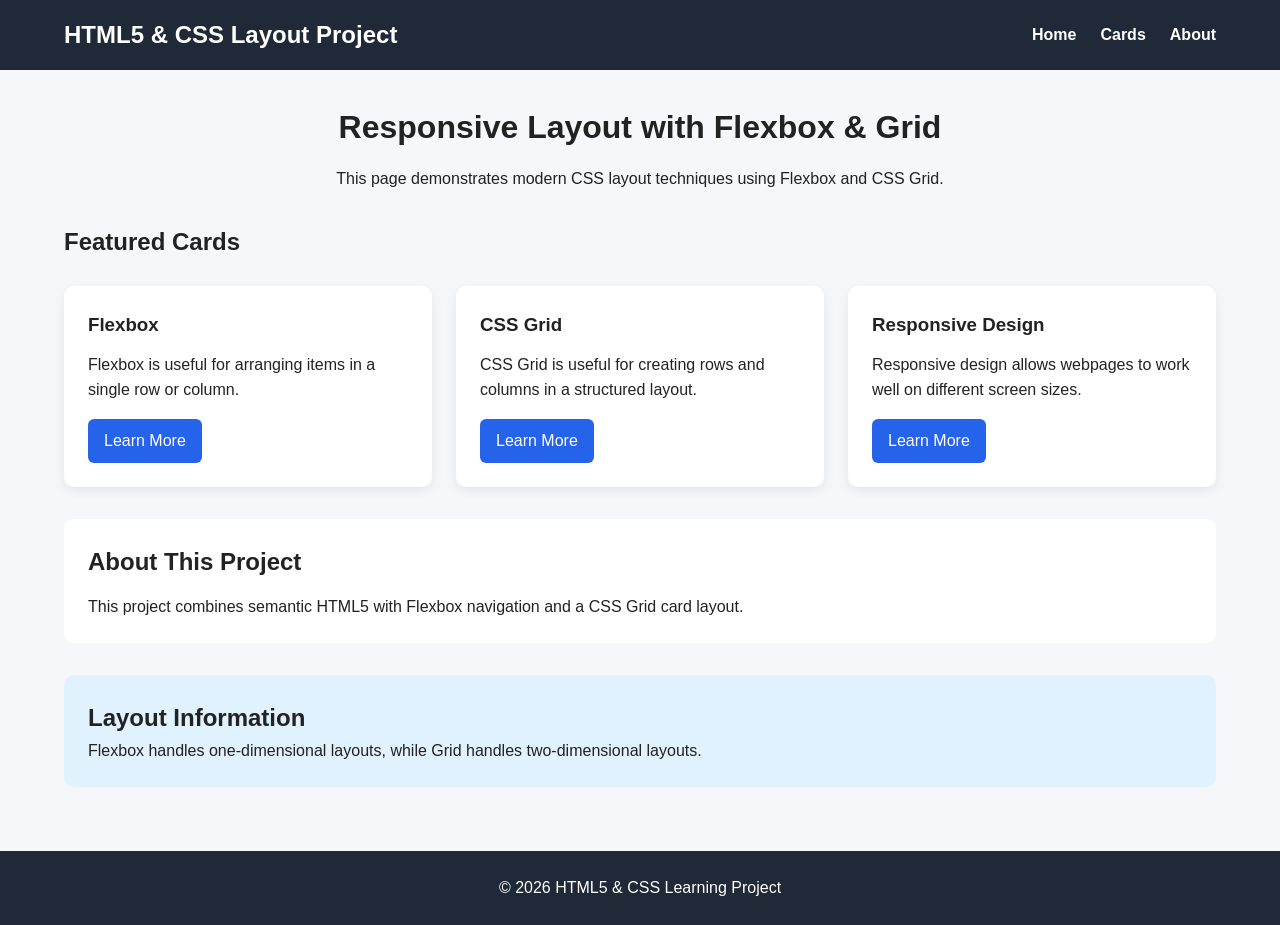
<file: index.html>
<!DOCTYPE html>
<html lang="en">
<head>
    <meta charset="UTF-8">

    <meta
        name="viewport"
        content="width=device-width, initial-scale=1.0"
    >

    <meta
        name="description"
        content="A responsive HTML5 page demonstrating Flexbox and CSS Grid."
    >

    <title>HTML5 & CSS Layout Project</title>

    <link rel="stylesheet" href="styles.css">
</head>

<body>
    <header class="site-header">
        <h1>HTML5 &amp; CSS Layout Project</h1>

        <nav aria-label="Main navigation">
            <ul class="nav-list">
                <li><a href="#home">Home</a></li>
                <li><a href="#cards">Cards</a></li>
                <li><a href="#about">About</a></li>
            </ul>
        </nav>
    </header>

    <main id="home">
        <article>
            <header class="hero">
                <h2>Responsive Layout with Flexbox &amp; Grid</h2>
                <p>
                    This page demonstrates modern CSS layout techniques
                    using Flexbox and CSS Grid.
                </p>
            </header>

            <section id="cards" aria-labelledby="cards-heading">
                <h2 id="cards-heading">Featured Cards</h2>

                <div class="card-grid">
                    <article class="card">
                        <h3>Flexbox</h3>
                        <p>
                            Flexbox is useful for arranging items in a
                            single row or column.
                        </p>
                        <a href="#cards">Learn More</a>
                    </article>

                    <article class="card">
                        <h3>CSS Grid</h3>
                        <p>
                            CSS Grid is useful for creating rows and
                            columns in a structured layout.
                        </p>
                        <a href="#cards">Learn More</a>
                    </article>

                    <article class="card">
                        <h3>Responsive Design</h3>
                        <p>
                            Responsive design allows webpages to work
                            well on different screen sizes.
                        </p>
                        <a href="#cards">Learn More</a>
                    </article>
                </div>
            </section>

            <section id="about" aria-labelledby="about-heading">
                <h2 id="about-heading">About This Project</h2>
                <p>
                    This project combines semantic HTML5 with Flexbox
                    navigation and a CSS Grid card layout.
                </p>
            </section>
        </article>

        <aside aria-label="Related information">
            <h2>Layout Information</h2>
            <p>
                Flexbox handles one-dimensional layouts, while Grid
                handles two-dimensional layouts.
            </p>
        </aside>
    </main>

    <footer>
        <p>&copy; 2026 HTML5 &amp; CSS Learning Project</p>
    </footer>
    <script src="script.js"></script>
</body>
</html>
</file>
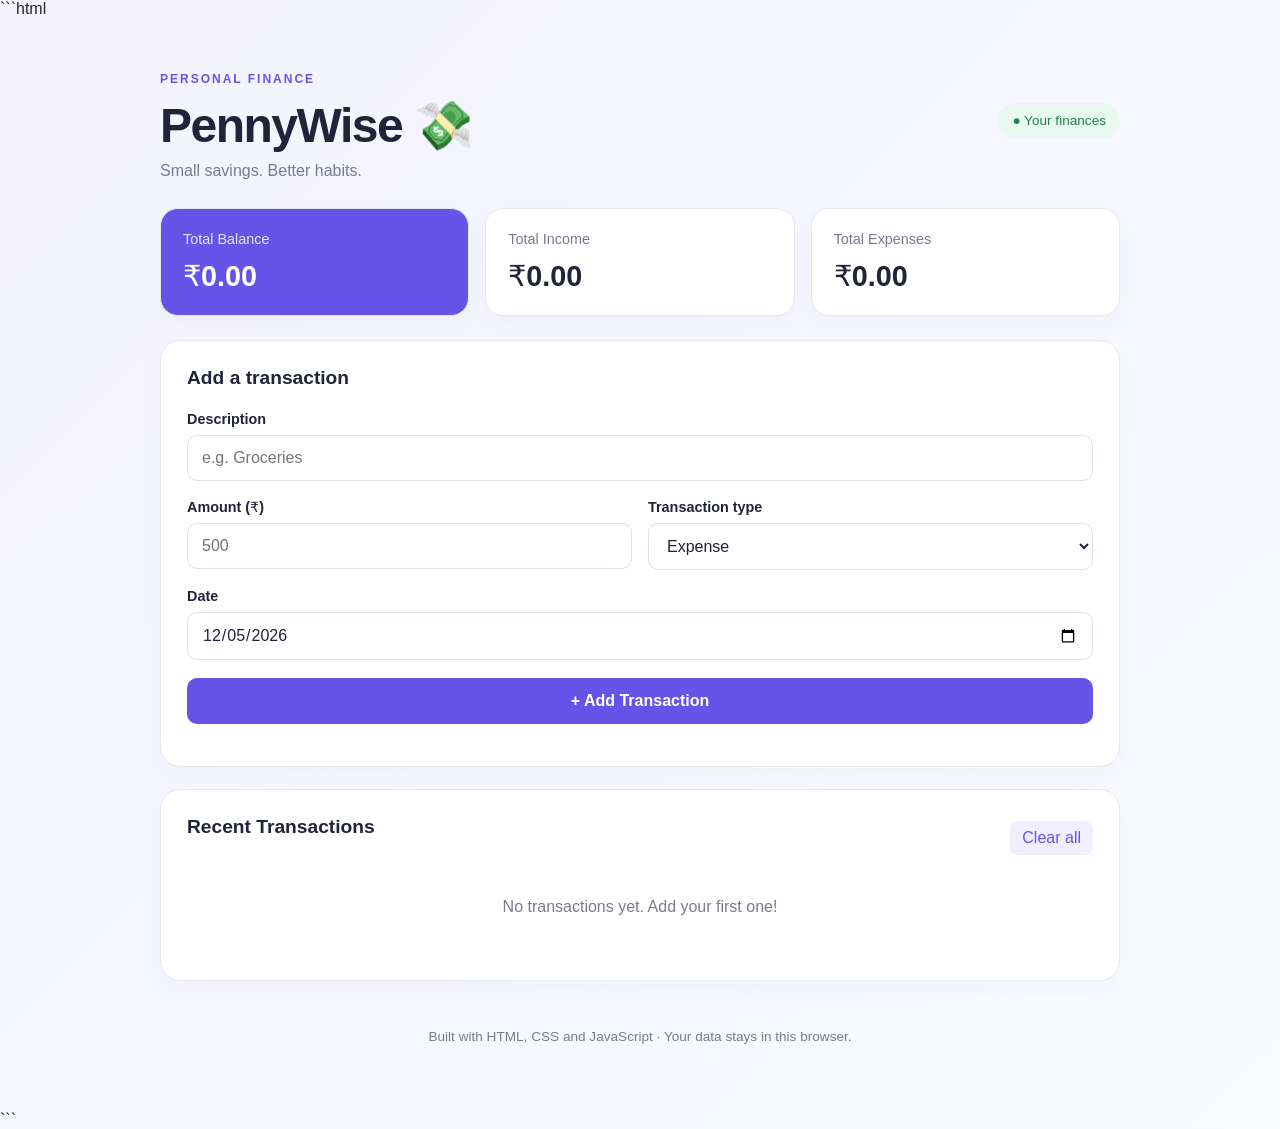
<file: expense-tracker/index.html>
```html
<!DOCTYPE html>
<html lang="en">
<head>
  <meta charset="UTF-8">
  <meta name="viewport" content="width=device-width, initial-scale=1.0">
  <meta name="description" content="Track your income, expenses, and available balance.">
  <title>PennyWise | Expense Tracker</title>
  <link rel="stylesheet" href="styles.css">
  <script src="script.js" defer></script>
</head>
<body>
  <main class="container">
    <header class="header">
      <div>
        <p class="eyebrow">PERSONAL FINANCE</p>
        <h1>PennyWise 💸</h1>
        <p class="subtitle">Small savings. Better habits.</p>
      </div>
      <span class="status">● Your finances</span>
    </header>

    <section class="summary" aria-label="Financial summary">
      <article class="summary-card balance-card">
        <p>Total Balance</p>
        <h2 id="balance">₹0.00</h2>
      </article>
      <article class="summary-card">
        <p>Total Income</p>
        <h2 id="income">₹0.00</h2>
      </article>
      <article class="summary-card">
        <p>Total Expenses</p>
        <h2 id="expenses">₹0.00</h2>
      </article>
    </section>

    <section class="panel">
      <h2>Add a transaction</h2>
      <form id="transaction-form">
        <label for="description">Description</label>
        <input id="description" type="text"
          placeholder="e.g. Groceries" maxlength="80" required>

        <div class="form-row">
          <div>
            <label for="amount">Amount (₹)</label>
            <input id="amount" type="number"
              placeholder="500" min="0.01" step="0.01" required>
          </div>
          <div>
            <label for="type">Transaction type</label>
            <select id="type" required>
              <option value="expense">Expense</option>
              <option value="income">Income</option>
            </select>
          </div>
        </div>

        <label for="date">Date</label>
        <input id="date" type="date" required>

        <button type="submit" class="primary-button">+ Add Transaction</button>
      </form>
    </section>

    <section class="panel">
      <div class="list-heading">
        <h2>Recent Transactions</h2>
        <button id="clear-all" class="text-button" type="button">
          Clear all
        </button>
      </div>

      <p id="empty-state">No transactions yet. Add your first one!</p>
      <ul id="transaction-list" aria-live="polite"></ul>
    </section>

    <footer>
      <p>Built with HTML, CSS and JavaScript · Your data stays in this browser.</p>
    </footer>
  </main>
</body>
</html>
```
</file>
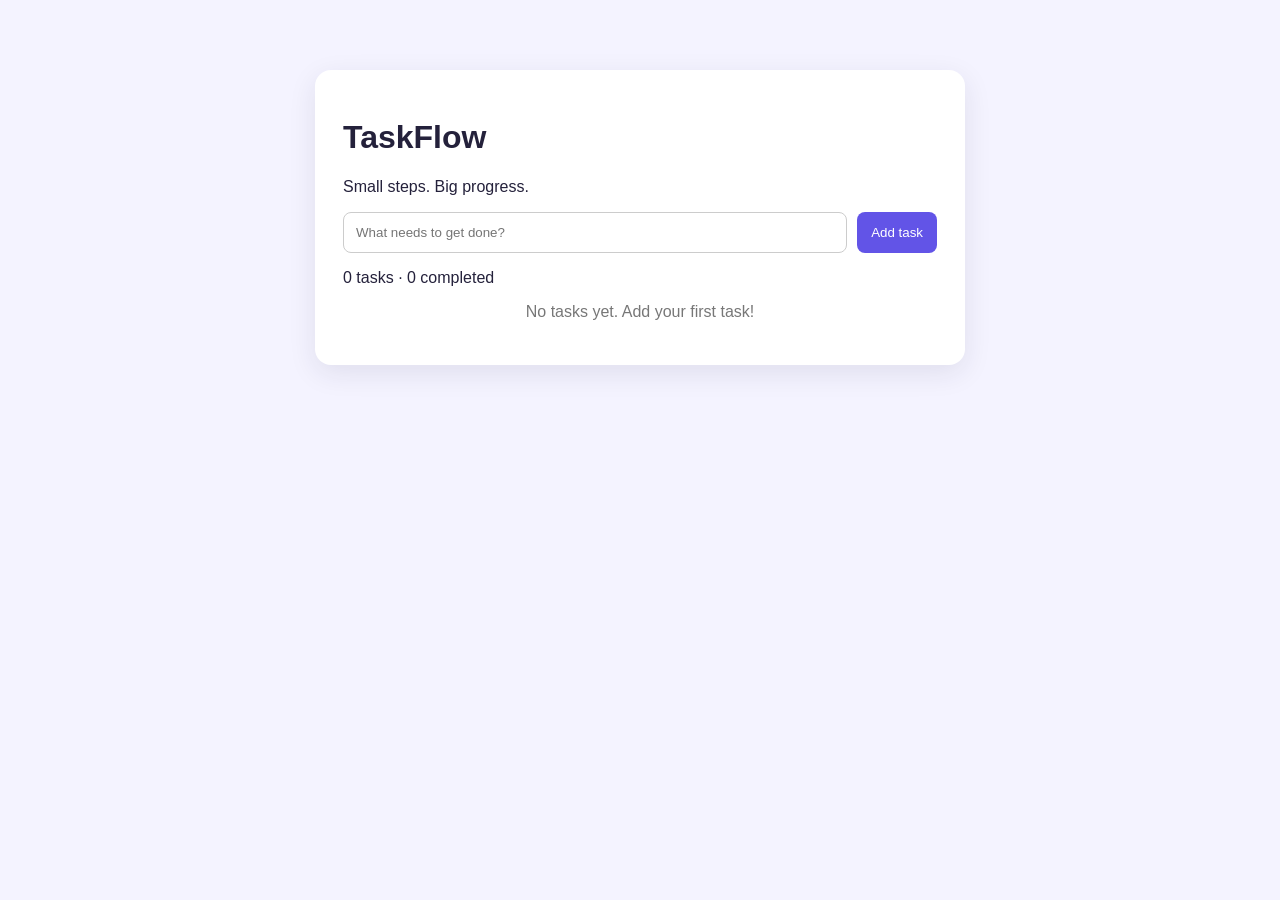
<file: todo_app/index.html>
<!DOCTYPE html>
<html lang="en">
<head>
  <meta charset="UTF-8">
  <meta name="viewport" content="width=device-width, initial-scale=1.0">
  <title>TaskFlow | To-Do List</title>
  <style>
    body {
      font-family: Arial, sans-serif;
      max-width: 650px;
      margin: 50px auto;
      padding: 20px;
      background: #f4f3ff;
      color: #24213b;
    }
    .app {
      background: white;
      padding: 28px;
      border-radius: 16px;
      box-shadow: 0 8px 28px #24213b18;
    }
    form { display: flex; gap: 10px; }
    input {
      flex: 1;
      min-width: 0;
      padding: 12px;
      border: 1px solid #ccc;
      border-radius: 8px;
    }
    button {
      padding: 10px 14px;
      border: 0;
      border-radius: 8px;
      cursor: pointer;
      background: #6254e7;
      color: white;
    }
    ul { padding: 0; list-style: none; }
    li {
      display: flex;
      align-items: center;
      gap: 10px;
      margin: 10px 0;
      padding: 12px;
      background: #f5f4ff;
      border-radius: 8px;
    }
    li span { flex: 1; overflow-wrap: anywhere; }
    li.completed span {
      text-decoration: line-through;
      opacity: 0.55;
    }
    .delete { background: #d94359; }
    .empty { color: #777; text-align: center; }
    @media (max-width: 420px) {
      body { margin: 15px auto; padding: 10px; }
      .app { padding: 16px; }
      form { flex-wrap: wrap; }
      form input { flex-basis: 100%; }
    }
  </style>
  <script src="script.js" defer></script>
</head>
<body>
  <main class="app">
    <h1>TaskFlow</h1>
    <p>Small steps. Big progress.</p>

    <form id="task-form">
      <input id="task-input" type="text"
             placeholder="What needs to get done?"
             aria-label="New task" maxlength="200" required>
      <button type="submit">Add task</button>
    </form>

    <p id="task-count" aria-live="polite">0 tasks</p>
    <ul id="task-list"></ul>
    <p id="empty-message" class="empty">No tasks yet. Add your first task!</p>
  </main>
</body>
</html>
</file>
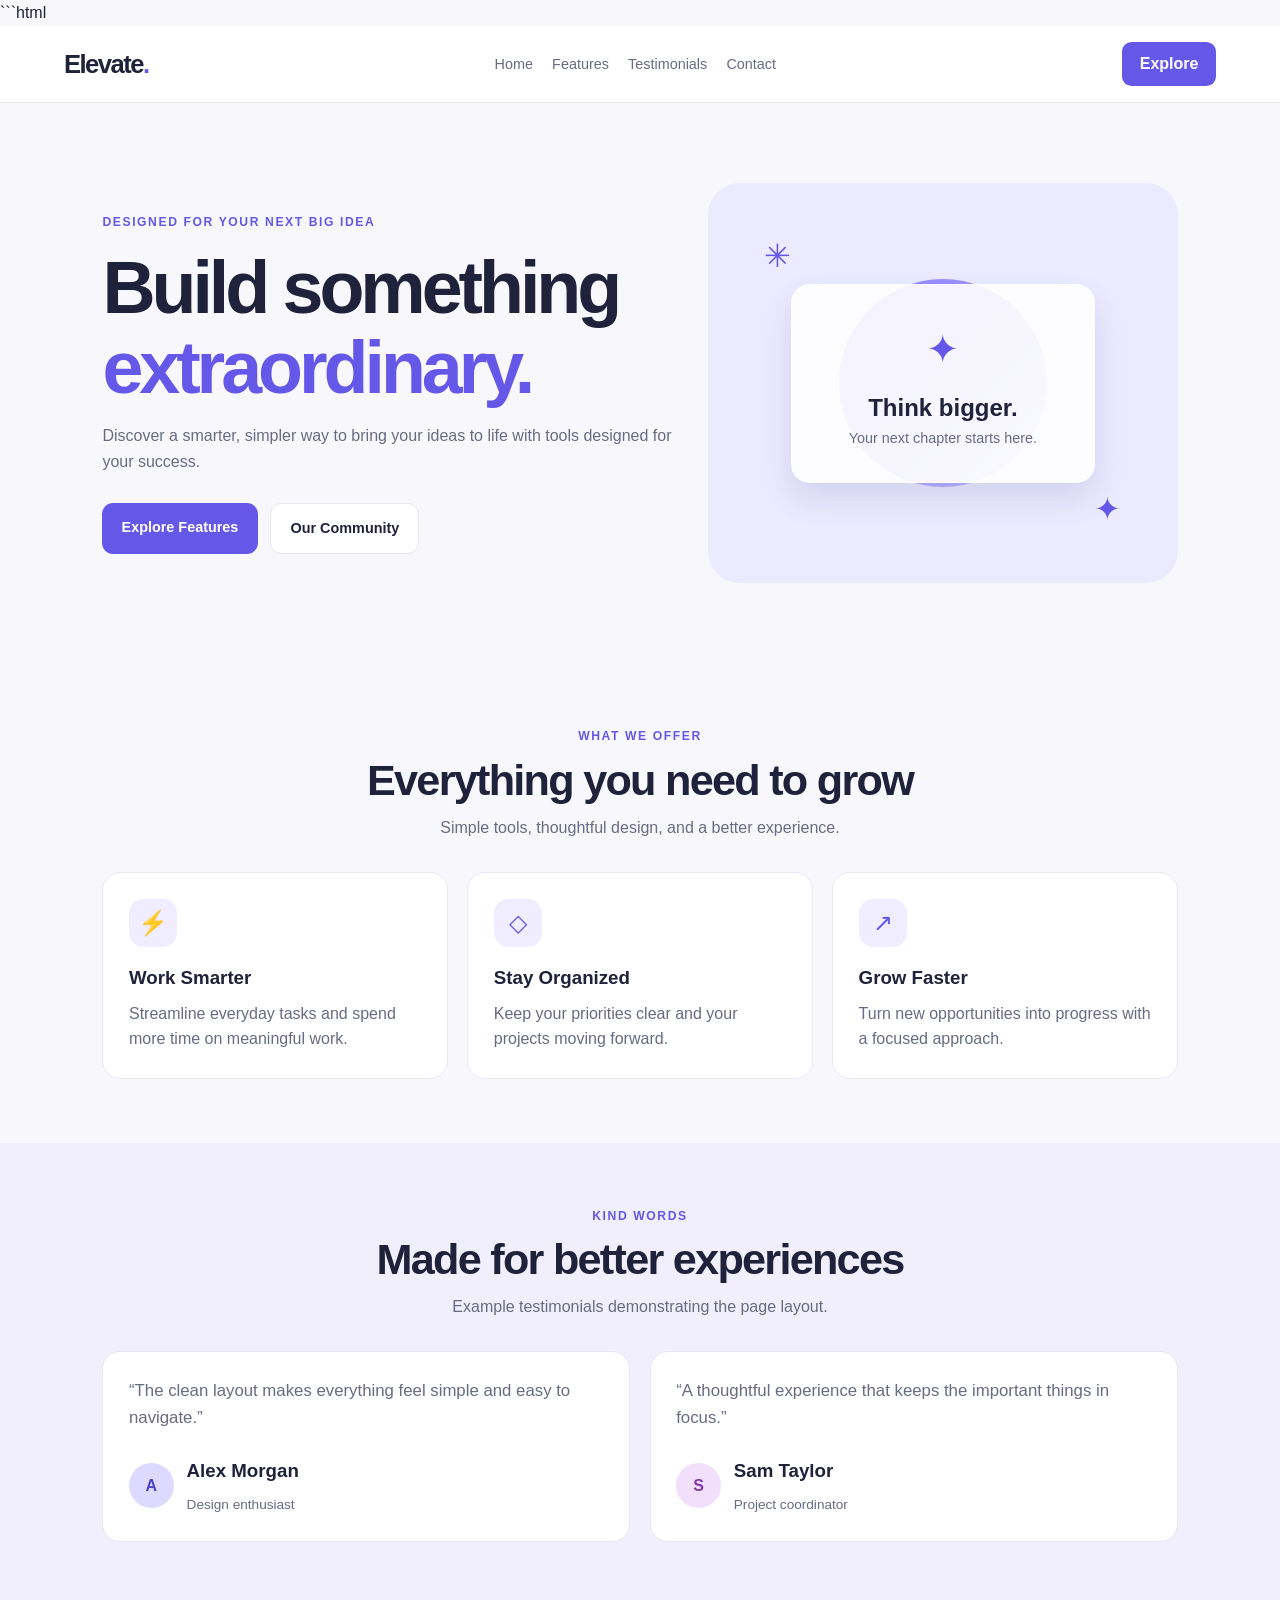
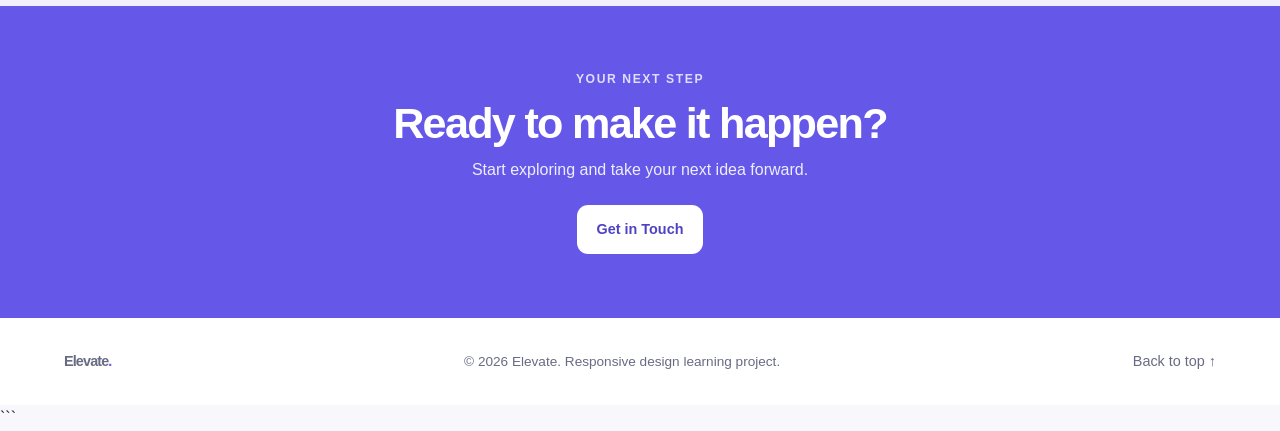
<file: week2-responsive/index.html>
```html
<!DOCTYPE html>
<html lang="en">
<head>
    <meta charset="UTF-8">
    <meta name="viewport" content="width=device-width, initial-scale=1.0">
    <meta name="description" content="Discover our features, read customer testimonials, and learn how we help you succeed.">
    <title>Elevate | Responsive Landing Page</title>
    <link rel="stylesheet" href="styles.css">
</head>
<body>
    <header class="site-header">
        <a class="logo" href="#home">Elevate<span>.</span></a>

        <nav aria-label="Main navigation">
            <ul class="nav-links">
                <li><a href="#home">Home</a></li>
                <li><a href="#features">Features</a></li>
                <li><a href="#testimonials">Testimonials</a></li>
                <li><a href="#contact">Contact</a></li>
            </ul>
        </nav>

        <a class="nav-cta" href="#features">Explore</a>
    </header>

    <main>
        <section class="hero" id="home">
            <div class="hero-content">
                <p class="eyebrow">DESIGNED FOR YOUR NEXT BIG IDEA</p>
                <h1>Build something <span>extraordinary.</span></h1>
                <p class="hero-description">
                    Discover a smarter, simpler way to bring your ideas to life
                    with tools designed for your success.
                </p>
                <div class="hero-actions">
                    <a class="button button-primary" href="#features">Explore Features</a>
                    <a class="button button-secondary" href="#testimonials">Our Community</a>
                </div>
            </div>

            <div class="hero-visual" aria-label="Abstract decorative artwork">
                <div class="visual-circle"></div>
                <div class="visual-card">
                    <span class="visual-icon">✦</span>
                    <h2>Think bigger.</h2>
                    <p>Your next chapter starts here.</p>
                </div>
                <span class="floating-star star-one">✳</span>
                <span class="floating-star star-two">✦</span>
            </div>
        </section>

        <section class="features section" id="features">
            <div class="section-heading">
                <p class="eyebrow">WHAT WE OFFER</p>
                <h2>Everything you need to grow</h2>
                <p>Simple tools, thoughtful design, and a better experience.</p>
            </div>

            <div class="features-grid">
                <article class="feature-card">
                    <div class="feature-icon">⚡</div>
                    <h3>Work Smarter</h3>
                    <p>Streamline everyday tasks and spend more time on meaningful work.</p>
                </article>

                <article class="feature-card">
                    <div class="feature-icon">◇</div>
                    <h3>Stay Organized</h3>
                    <p>Keep your priorities clear and your projects moving forward.</p>
                </article>

                <article class="feature-card">
                    <div class="feature-icon">↗</div>
                    <h3>Grow Faster</h3>
                    <p>Turn new opportunities into progress with a focused approach.</p>
                </article>
            </div>
        </section>

        <section class="testimonials section" id="testimonials">
            <div class="section-heading">
                <p class="eyebrow">KIND WORDS</p>
                <h2>Made for better experiences</h2>
                <p>Example testimonials demonstrating the page layout.</p>
            </div>

            <div class="testimonial-grid">
                <article class="testimonial-card">
                    <p class="quote">“The clean layout makes everything feel simple and easy to navigate.”</p>
                    <div class="person">
                        <div class="avatar">A</div>
                        <div>
                            <h3>Alex Morgan</h3>
                            <p>Design enthusiast</p>
                        </div>
                    </div>
                </article>

                <article class="testimonial-card">
                    <p class="quote">“A thoughtful experience that keeps the important things in focus.”</p>
                    <div class="person">
                        <div class="avatar avatar-purple">S</div>
                        <div>
                            <h3>Sam Taylor</h3>
                            <p>Project coordinator</p>
                        </div>
                    </div>
                </article>
            </div>
        </section>

        <section class="final-cta" id="contact">
            <p class="eyebrow">YOUR NEXT STEP</p>
            <h2>Ready to make it happen?</h2>
            <p>Start exploring and take your next idea forward.</p>
            <a class="button button-light" href="mailto:hello@example.com">Get in Touch</a>
        </section>
    </main>

    <footer class="site-footer">
        <a class="logo" href="#home">Elevate<span>.</span></a>
        <p>© 2026 Elevate. Responsive design learning project.</p>
        <a href="#home">Back to top ↑</a>
    </footer>
</body>
</html>
```
</file>
<file: styles.css>
/* Week 1 Day 4 — Responsive Design & Media Queries */

* {
    box-sizing: border-box;
    margin: 0;
    padding: 0;
}

html {
    scroll-behavior: smooth;
}

body {
    font-family: Arial, sans-serif;
    line-height: 1.6;
    background: #f5f7fa;
    color: #222;
}

/* Mobile-first header */

.site-header {
    background: #1f2937;
    color: white;
    padding: 1rem 5%;
    display: flex;
    flex-direction: column;
    align-items: center;
    gap: 1rem;
    text-align: center;
}

.site-header h1 {
    font-size: 1.5rem;
}

/* Flexbox navigation */

.nav-list {
    list-style: none;
    display: flex;
    flex-direction: column;
    align-items: center;
    gap: 0.75rem;
}

.nav-list a {
    color: white;
    text-decoration: none;
    font-weight: bold;
    transition: opacity 0.3s ease;
}

.nav-list a:hover {
    opacity: 0.7;
}

/* Main content */

main {
    width: 92%;
    margin: 0 auto;
    padding: 2rem 0;
}

.hero {
    text-align: center;
    margin-bottom: 2rem;
}

.hero h2 {
    font-size: 1.6rem;
    margin-bottom: 0.75rem;
}

.hero p {
    max-width: 45rem;
    margin: 0 auto;
}

/* Mobile-first Grid */

.card-grid {
    display: grid;
    grid-template-columns: 1fr;
    gap: 1.5rem;
    margin-top: 1.5rem;
}

.card {
    background: white;
    padding: 1.5rem;
    border-radius: 0.625rem;
    box-shadow: 0 0.25rem 0.75rem rgba(0, 0, 0, 0.08);
    transition: transform 0.3s ease, box-shadow 0.3s ease;
}

.card h3 {
    margin-bottom: 0.75rem;
}

.card p {
    margin-bottom: 1rem;
}

.card a {
    display: inline-block;
    background: #2563eb;
    color: white;
    padding: 0.6rem 1rem;
    border-radius: 0.375rem;
    text-decoration: none;
    transition: background 0.3s ease, transform 0.3s ease;
}

.card:hover {
    transform: translateY(-0.3125rem);
    box-shadow: 0 0.5rem 1.25rem rgba(0, 0, 0, 0.12);
}

.card a:hover {
    background: #1d4ed8;
    transform: translateY(-0.125rem);
}

/* About section */

#about {
    background: white;
    margin-top: 2rem;
    padding: 1.5rem;
    border-radius: 0.625rem;
}

#about h2 {
    margin-bottom: 0.75rem;
}

/* Aside */

aside {
    background: #e0f2fe;
    padding: 1.5rem;
    margin-top: 2rem;
    border-radius: 0.625rem;
}

/* Footer */

footer {
    text-align: center;
    background: #1f2937;
    color: white;
    padding: 1.5rem;
    margin-top: 2rem;
}

/* Tablet — 768px */

@media (min-width: 48rem) {
    .site-header {
        flex-direction: row;
        justify-content: space-between;
        text-align: left;
    }

    .nav-list {
        flex-direction: row;
        gap: 1.5rem;
    }

    main {
        width: 90%;
    }

    .card-grid {
        grid-template-columns: repeat(2, 1fr);
    }

    .hero h2 {
        font-size: 2rem;
    }
}

/* Desktop — 1200px */

@media (min-width: 75rem) {
    main {
        max-width: 75rem;
    }

    .card-grid {
        grid-template-columns: repeat(3, 1fr);
    }
}
</file>
<file: expense-tracker/styles.css>
:root {
  font-family: Inter, "Segoe UI", Arial, sans-serif;
  color: #20233a;
  background: #f4f3ff;
  font-synthesis: none;
  --primary: #6654e8;
  --muted: #777b91;
  --border: #e8e7f1;
}

* {
  box-sizing: border-box;
}

body {
  margin: 0;
  min-height: 100vh;
  background: linear-gradient(135deg, #f4f3ff, #f8fbff);
}

.container {
  width: min(100% - 32px, 960px);
  margin: 0 auto;
  padding: 42px 0;
}

.header {
  display: flex;
  align-items: center;
  justify-content: space-between;
  gap: 20px;
  margin-bottom: 28px;
}

.eyebrow {
  color: var(--primary);
  font-size: 0.75rem;
  font-weight: 800;
  letter-spacing: 2px;
}

h1 {
  margin: 8px 0;
  font-size: clamp(2rem, 5vw, 3rem);
  letter-spacing: -1.5px;
}

.subtitle,
.summary-card p,
footer {
  color: var(--muted);
}

.subtitle {
  margin: 0;
}

.status {
  padding: 10px 14px;
  border-radius: 30px;
  background: #e9f9ef;
  color: #21834c;
  font-size: 0.85rem;
  white-space: nowrap;
}

.summary {
  display: grid;
  grid-template-columns: repeat(3, minmax(0, 1fr));
  gap: 16px;
  margin-bottom: 24px;
}

.summary-card {
  padding: 22px;
  background: white;
  border: 1px solid var(--border);
  border-radius: 18px;
  box-shadow: 0 8px 24px #29235b08;
}

.summary-card p {
  margin: 0 0 12px;
  font-size: 0.9rem;
}

.summary-card h2 {
  margin: 0;
  font-size: clamp(1.15rem, 3vw, 1.8rem);
  overflow-wrap: anywhere;
}

.balance-card {
  background: var(--primary);
  color: white;
}

.balance-card p {
  color: #e6e1ff;
}

.panel {
  padding: 26px;
  margin-bottom: 22px;
  background: white;
  border: 1px solid var(--border);
  border-radius: 20px;
  box-shadow: 0 8px 24px #29235b08;
}

.panel h2 {
  margin: 0 0 22px;
  font-size: 1.2rem;
}

label {
  display: block;
  margin-bottom: 8px;
  font-size: 0.9rem;
  font-weight: 650;
}

input,
select {
  width: 100%;
  min-width: 0;
  padding: 13px 14px;
  margin-bottom: 18px;
  border: 1px solid #deddeb;
  border-radius: 10px;
  background: white;
  color: #20233a;
  font: inherit;
}

input:focus,
select:focus {
  outline: 2px solid #c6bdff;
  border-color: var(--primary);
}

.form-row {
  display: grid;
  grid-template-columns: 1fr 1fr;
  gap: 16px;
}

button {
  font: inherit;
  cursor: pointer;
}

.primary-button {
  width: 100%;
  padding: 14px;
  border: none;
  border-radius: 10px;
  background: var(--primary);
  color: white;
  font-weight: 700;
  transition: background 0.2s, transform 0.2s;
}

.primary-button:hover {
  background: #5140cf;
  transform: translateY(-1px);
}

.list-heading {
  display: flex;
  align-items: center;
  justify-content: space-between;
  gap: 12px;
}

.text-button {
  padding: 8px 12px;
  border: none;
  border-radius: 8px;
  background: #f0eeff;
  color: var(--primary);
}

#empty-state {
  padding: 22px 0;
  color: var(--muted);
  text-align: center;
}

#transaction-list {
  display: grid;
  gap: 12px;
  padding: 0;
  margin: 0;
  list-style: none;
}

.transaction {
  display: flex;
  align-items: center;
  justify-content: space-between;
  gap: 14px;
  padding: 16px;
  border: 1px solid var(--border);
  border-radius: 12px;
}

.transaction-info {
  min-width: 0;
  overflow-wrap: anywhere;
}

.transaction-info strong,
.transaction-info small {
  display: block;
}

.transaction-info small {
  margin-top: 5px;
  color: var(--muted);
}

.transaction-right {
  display: flex;
  align-items: center;
  gap: 12px;
}

.amount {
  font-weight: 750;
  white-space: nowrap;
}

.amount.income {
  color: #16834b;
}

.amount.expense {
  color: #d64c61;
}

.delete-button {
  padding: 7px 10px;
  border: 1px solid var(--border);
  border-radius: 8px;
  background: white;
  color: #bd3349;
}

footer {
  padding: 12px 0;
  font-size: 0.85rem;
  text-align: center;
}

@media (max-width: 768px) {
  .container {
    padding: 28px 0;
  }

  .summary {
    grid-template-columns: 1fr;
    gap: 12px;
  }

  .summary-card {
    padding: 18px;
  }

  .summary-card h2 {
    font-size: 1.6rem;
  }

  .header {
    align-items: flex-start;
  }

  .status {
    font-size: 0.75rem;
  }
}

@media (max-width: 480px) {
  .container {
    width: min(100% - 20px, 960px);
  }

  .header {
    flex-direction: column;
    gap: 12px;
  }

  .panel {
    padding: 18px;
  }

  .form-row {
    grid-template-columns: 1fr;
    gap: 0;
  }

  .transaction {
    align-items: flex-start;
    flex-direction: column;
  }

  .transaction-right {
    width: 100%;
    justify-content: space-between;
  }
}
</file>
<file: week2-responsive/styles.css>
/* Week 2 Day 2 — Responsive Design
   Mobile-first layout using Flexbox, Grid and media queries. */

:root {
    --background: #f8f8fc;
    --surface: #ffffff;
    --text: #20213a;
    --muted: #686b83;
    --primary: #6558e8;
    --primary-dark: #4e42c5;
    --border: #e8e8f1;
    --radius: 18px;
}

* {
    box-sizing: border-box;
    margin: 0;
    padding: 0;
}

html {
    scroll-behavior: smooth;
    scroll-padding-top: 5rem;
}

body {
    font-family: Inter, "Segoe UI", Arial, sans-serif;
    background: var(--background);
    color: var(--text);
    line-height: 1.6;
}

a {
    color: inherit;
    text-decoration: none;
}

.site-header {
    display: flex;
    flex-direction: column;
    align-items: center;
    gap: 1rem;
    padding: 1rem 5%;
    background: var(--surface);
    border-bottom: 1px solid var(--border);
}

.logo {
    font-size: 1.6rem;
    font-weight: 800;
    letter-spacing: -0.06em;
}

.logo span {
    color: var(--primary);
}

.nav-links {
    display: flex;
    flex-wrap: wrap;
    justify-content: center;
    gap: 0.8rem 1.2rem;
    list-style: none;
}

.nav-links a,
.site-footer a {
    color: var(--muted);
    font-size: 0.9rem;
    transition: color 0.2s ease;
}

.nav-links a:hover,
.site-footer a:hover {
    color: var(--primary);
}

.nav-cta {
    padding: 0.6rem 1.1rem;
    background: var(--primary);
    color: white;
    border-radius: 0.6rem;
    font-weight: 700;
}

.hero {
    display: grid;
    grid-template-columns: minmax(0, 1fr);
    gap: 2rem;
    align-items: center;
    padding: 4rem 6%;
    overflow: hidden;
}

.hero-content {
    max-width: 38rem;
}

.eyebrow {
    color: var(--primary);
    font-size: 0.76rem;
    font-weight: 800;
    letter-spacing: 0.13em;
}

.hero h1 {
    margin: 1rem 0;
    font-size: clamp(2.5rem, 9vw, 4.6rem);
    line-height: 1.08;
    letter-spacing: -0.055em;
}

.hero h1 span {
    color: var(--primary);
}

.hero-description,
.section-heading > p:last-child,
.final-cta > p:not(.eyebrow) {
    color: var(--muted);
}

.hero-actions {
    display: flex;
    flex-wrap: wrap;
    gap: 0.8rem;
    margin-top: 1.8rem;
}

.button {
    display: inline-block;
    padding: 0.8rem 1.2rem;
    border-radius: 0.7rem;
    font-size: 0.9rem;
    font-weight: 700;
    text-align: center;
    transition: transform 0.2s ease, background 0.2s ease;
}

.button:hover {
    transform: translateY(-2px);
}

.button-primary {
    background: var(--primary);
    color: white;
}

.button-primary:hover,
.nav-cta:hover {
    background: var(--primary-dark);
}

.button-secondary {
    background: var(--surface);
    border: 1px solid var(--border);
}

.hero-visual {
    position: relative;
    display: grid;
    min-height: 17rem;
    place-items: center;
    overflow: hidden;
    border-radius: 2rem;
    background: #eceaff;
}

.visual-circle {
    position: absolute;
    width: 13rem;
    aspect-ratio: 1;
    border-radius: 50%;
    background: linear-gradient(135deg, #897eff, #c7c0ff);
}

.visual-card {
    position: relative;
    width: min(75%, 19rem);
    padding: 2rem;
    background: rgba(255, 255, 255, 0.9);
    border: 1px solid rgba(255, 255, 255, 0.8);
    border-radius: 1.2rem;
    box-shadow: 0 1rem 2rem rgba(49, 39, 120, 0.12);
    text-align: center;
}

.visual-icon {
    color: var(--primary);
    font-size: 2.5rem;
}

.visual-card h2 {
    margin-top: 0.5rem;
}

.visual-card p {
    color: var(--muted);
    font-size: 0.9rem;
}

.floating-star {
    position: absolute;
    color: var(--primary);
    font-size: 2rem;
}

.star-one {
    top: 12%;
    left: 12%;
}

.star-two {
    right: 12%;
    bottom: 12%;
}

.section {
    padding: 4rem 6%;
}

.section-heading {
    max-width: 42rem;
    margin: 0 auto 2rem;
    text-align: center;
}

.section-heading h2,
.final-cta h2 {
    margin: 0.5rem 0;
    font-size: clamp(1.8rem, 5vw, 2.7rem);
    line-height: 1.2;
    letter-spacing: -0.04em;
}

.features-grid {
    display: grid;
    grid-template-columns: minmax(0, 1fr);
    gap: 1.2rem;
}

.feature-card,
.testimonial-card {
    padding: 1.6rem;
    background: var(--surface);
    border: 1px solid var(--border);
    border-radius: var(--radius);
    transition: transform 0.2s ease, box-shadow 0.2s ease;
}

.feature-card:hover,
.testimonial-card:hover {
    transform: translateY(-4px);
    box-shadow: 0 0.8rem 2rem rgba(32, 33, 58, 0.07);
}

.feature-icon {
    display: grid;
    width: 3rem;
    height: 3rem;
    margin-bottom: 1rem;
    place-items: center;
    border-radius: 0.9rem;
    background: #efedff;
    color: var(--primary);
    font-size: 1.5rem;
}

.feature-card h3,
.testimonial-card h3 {
    margin-bottom: 0.5rem;
}

.feature-card p,
.quote,
.person p {
    color: var(--muted);
}

.testimonials {
    background: #f0effb;
}

.testimonial-grid {
    display: grid;
    grid-template-columns: minmax(0, 1fr);
    gap: 1.2rem;
}

.quote {
    margin-bottom: 1.5rem;
    font-size: 1.05rem;
}

.person {
    display: flex;
    align-items: center;
    gap: 0.8rem;
}

.avatar {
    display: grid;
    width: 2.8rem;
    height: 2.8rem;
    flex-shrink: 0;
    place-items: center;
    border-radius: 50%;
    background: #dedaff;
    color: var(--primary-dark);
    font-weight: 800;
}

.avatar-purple {
    background: #f1dffb;
    color: #8437a6;
}

.person p {
    font-size: 0.85rem;
}

.final-cta {
    padding: 4rem 6%;
    background: var(--primary);
    color: white;
    text-align: center;
}

.final-cta .eyebrow {
    color: #e0ddff;
}

.final-cta > p:not(.eyebrow) {
    color: #eeedff;
}

.button-light {
    margin-top: 1.4rem;
    background: white;
    color: var(--primary-dark);
}

.site-footer {
    display: flex;
    flex-direction: column;
    align-items: center;
    gap: 0.8rem;
    padding: 2rem 5%;
    background: var(--surface);
    text-align: center;
}

.site-footer p {
    color: var(--muted);
    font-size: 0.85rem;
}

/* Tablet — 768px */
@media (min-width: 48rem) {
    .site-header {
        flex-direction: row;
        justify-content: space-between;
    }

    .hero {
        grid-template-columns: minmax(0, 1.1fr) minmax(0, 0.9fr);
        gap: 2rem;
        padding-top: 5rem;
        padding-bottom: 5rem;
    }

    .features-grid {
        grid-template-columns: repeat(2, minmax(0, 1fr));
    }

    .testimonial-grid {
        grid-template-columns: repeat(2, minmax(0, 1fr));
    }

    .site-footer {
        flex-direction: row;
        justify-content: space-between;
    }
}

/* Laptop — 1024px */
@media (min-width: 64rem) {
    .hero,
    .section {
        padding-left: 8%;
        padding-right: 8%;
    }

    .features-grid {
        grid-template-columns: repeat(3, minmax(0, 1fr));
    }

    .hero-visual {
        min-height: 25rem;
    }
}

/* Large desktop — 1440px */
@media (min-width: 90rem) {
    .site-header {
        padding-left: max(5%, calc((100% - 80rem) / 2));
        padding-right: max(5%, calc((100% - 80rem) / 2));
    }

    .hero,
    .section {
        padding-left: max(8%, calc((100% - 76rem) / 2));
        padding-right: max(8%, calc((100% - 76rem) / 2));
    }
}

/* Respect users who prefer reduced motion. */
@media (prefers-reduced-motion: reduce) {
    html {
        scroll-behavior: auto;
    }

    *,
    *::before,
    *::after {
        transition-duration: 0.01ms !important;
        animation-duration: 0.01ms !important;
    }
}
</file>
